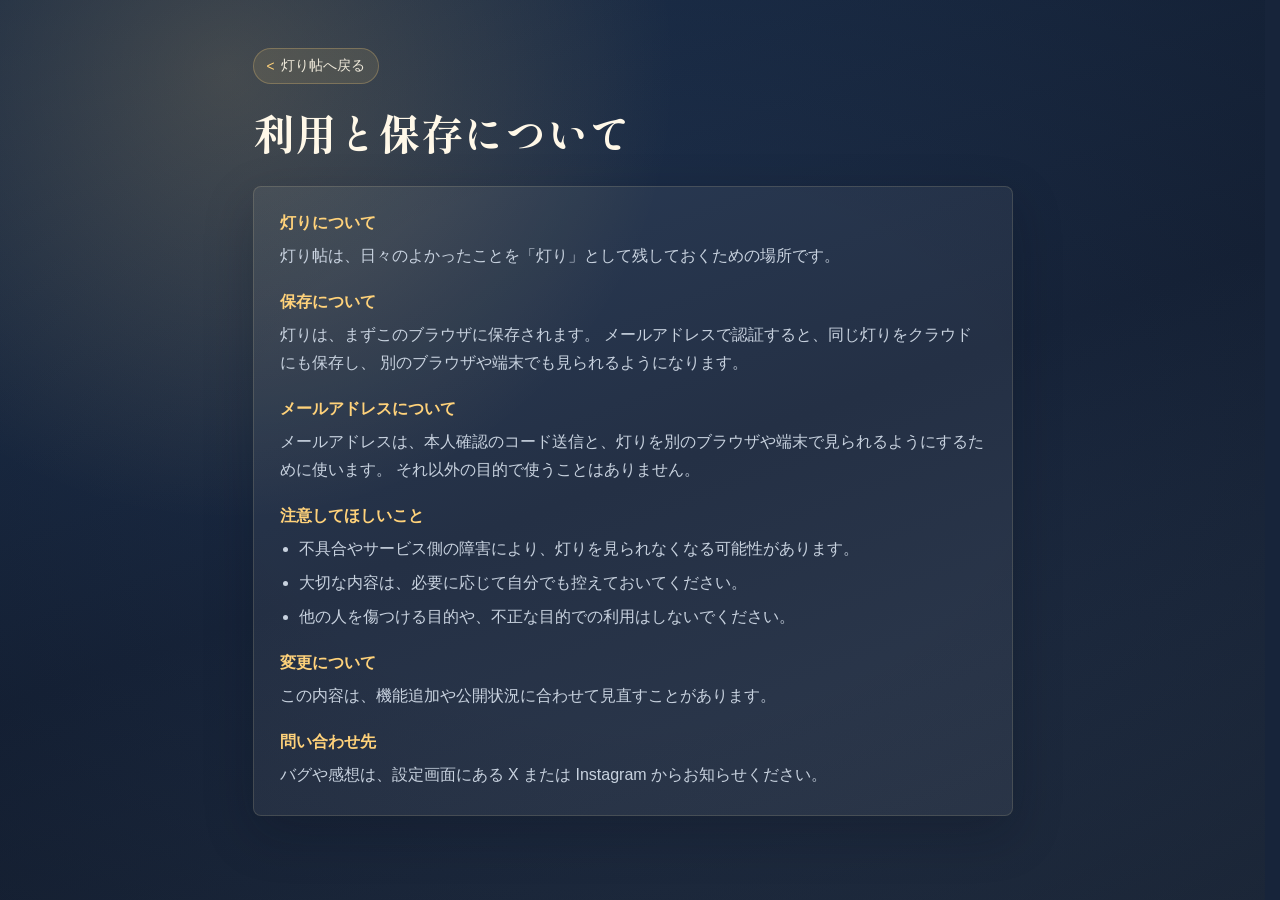
<file: policy.html>
<!DOCTYPE html>
<html lang="ja">
  <head>
    <meta charset="UTF-8" />
    <meta name="viewport" content="width=device-width, initial-scale=1.0" />
    <title>利用と保存について | 灯り帖</title>
    <meta name="theme-color" content="#17243a" />
    <meta name="mobile-web-app-capable" content="yes" />
    <meta name="apple-mobile-web-app-capable" content="yes" />
    <meta name="apple-mobile-web-app-title" content="灯り帖" />
    <meta name="apple-mobile-web-app-status-bar-style" content="black-translucent" />
    <link rel="preconnect" href="https://fonts.googleapis.com" />
    <link rel="preconnect" href="https://fonts.gstatic.com" crossorigin />
    <link
      href="https://fonts.googleapis.com/css2?family=Shippori+Mincho:wght@600;700&display=swap"
      rel="stylesheet"
    />
    <link rel="icon" type="image/png" href="images/favicon-256.png" />
    <link rel="apple-touch-icon" href="images/apple-touch-icon-180.png" />
    <link rel="manifest" href="manifest.webmanifest" />
    <link rel="stylesheet" href="css/style.css" />
  </head>
  <body>
    <main class="app policy-app">
      <header class="policy-header">
        <a class="policy-back-link" href="index.html#settings">灯り帖へ戻る</a>
        <h1>利用と保存について</h1>
      </header>

      <section class="policy-content" aria-label="利用と保存について">
        <section class="policy-section">
          <h2>灯りについて</h2>
          <p>
            灯り帖は、日々のよかったことを「灯り」として残しておくための場所です。
          </p>
        </section>

        <section class="policy-section">
          <h2>保存について</h2>
          <p>
            灯りは、まずこのブラウザに保存されます。
            メールアドレスで認証すると、同じ灯りをクラウドにも保存し、
            別のブラウザや端末でも見られるようになります。
          </p>
        </section>

        <section class="policy-section">
          <h2>メールアドレスについて</h2>
          <p>
            メールアドレスは、本人確認のコード送信と、灯りを別のブラウザや端末で見られるようにするために使います。
            それ以外の目的で使うことはありません。
          </p>
        </section>

        <section class="policy-section">
          <h2>注意してほしいこと</h2>
          <ul>
            <li>不具合やサービス側の障害により、灯りを見られなくなる可能性があります。</li>
            <li>大切な内容は、必要に応じて自分でも控えておいてください。</li>
            <li>他の人を傷つける目的や、不正な目的での利用はしないでください。</li>
          </ul>
        </section>

        <section class="policy-section">
          <h2>変更について</h2>
          <p>
            この内容は、機能追加や公開状況に合わせて見直すことがあります。
          </p>
        </section>

        <section class="policy-section">
          <h2>問い合わせ先</h2>
          <p>
            バグや感想は、設定画面にある X または Instagram からお知らせください。
          </p>
        </section>
      </section>
    </main>
  </body>
</html>
</file>
<file: css/style.css>
:root {
  --bg: #17243a;
  --bg-soft: #21324d;
  --panel: rgba(255, 252, 241, 0.08);
  --panel-border: rgba(255, 229, 168, 0.2);
  --text: #fff8e8;
  --muted: #c8d2df;
  --lamp: #ffd27a;
  --lamp-deep: #d99b43;
  --danger: #ffb7a8;
  --shadow: rgba(8, 14, 25, 0.24);
}

*,
*::before,
*::after {
  box-sizing: border-box;
}

html {
  -webkit-text-size-adjust: 100%;
  background:
    radial-gradient(ellipse at center, transparent 42%, rgba(5, 10, 20, 0.26) 100%),
    radial-gradient(circle at 18% 8%, rgba(255, 210, 122, 0.22), transparent 28rem),
    linear-gradient(160deg, #1f3554 0%, var(--bg) 52%, #233044 100%);
  background-color: var(--bg);
  overflow-y: scroll;
  scrollbar-gutter: stable;
}

body {
  margin: 0;
  min-height: 100vh;
  color: var(--text);
  font-family: "Hiragino Sans", "Yu Gothic", "Meiryo", sans-serif;
  background:
    radial-gradient(ellipse at center, transparent 42%, rgba(5, 10, 20, 0.26) 100%),
    radial-gradient(circle at 18% 8%, rgba(255, 210, 122, 0.22), transparent 28rem),
    linear-gradient(160deg, #1f3554 0%, var(--bg) 52%, #233044 100%);
  background-color: var(--bg);
}

body,
h1,
h2,
h3,
p,
figure,
blockquote {
  margin: 0;
}

button,
textarea,
input {
  font: inherit;
}

img,
picture,
svg {
  display: block;
  max-width: 100%;
}

a {
  color: inherit;
}

.app {
  width: min(920px, calc(100% - 32px));
  margin: 0 auto;
  padding: 48px 0;
}

.app-header {
  position: relative;
  margin-bottom: 28px;
}

@media (min-width: 641px) {
  .app-header::after {
    content: "";
    position: absolute;
    top: -70px;
    right: -12px;
    width: 177px;
    height: 308px;
    pointer-events: none;
    background-image: url("../images/hanging_lantern.webp");
    background-position: center;
    background-repeat: no-repeat;
    background-size: contain;
    mix-blend-mode: screen;
  }

  .app:has(.tab-nav[data-active-tab="write"]) .app-header::after {
    opacity: 0.26;
  }

  .app:has(.tab-nav[data-active-tab="entries"]) .app-header::after {
    opacity: 0.26;
  }

  .app:has(.tab-nav[data-active-tab="settings"]) .app-header::after {
    display: none;
  }

  .app-header::before {
    content: "";
    position: absolute;
    top: 54px;
    right: 44px;
    width: 66px;
    height: 66px;
    border-radius: 50%;
    background: radial-gradient(
      circle,
      rgba(255, 229, 151, 0.75) 0%,
      rgba(255, 210, 122, 0.32) 34%,
      rgba(255, 210, 122, 0) 72%
    );
    filter: blur(4px);
    opacity: 0;
    pointer-events: none;
    mix-blend-mode: screen;
  }

  body.has-akari-entries
    .app:has(.tab-nav[data-active-tab="entries"])
    .app-header::before {
    opacity: 0.16;
  }

  .app:has(.tab-nav[data-active-tab="settings"]) .app-header::before {
    display: none;
  }

  body.is-lantern-lit
    .app:has(.tab-nav[data-active-tab="write"])
    .app-header::before {
    animation: lantern-flare 2200ms ease;
  }
}

@keyframes lantern-flare {
  0% {
    opacity: 0;
    transform: scale(0.82);
  }

  34% {
    opacity: 0.74;
    transform: scale(1.08);
  }

  100% {
    opacity: 0;
    transform: scale(1);
  }
}

.eyebrow {
  margin: 0 0 8px;
  color: var(--lamp);
  font-size: 0.82rem;
  letter-spacing: 0.12em;
  text-transform: uppercase;
}

h1,
h2,
p {
  margin-top: 0;
}

h1 {
  margin-bottom: 10px;
  font-size: clamp(2.35rem, 8vw, 4.8rem);
  font-weight: 700;
}

.title-button {
  min-height: auto;
  padding: 0;
  color: inherit;
  background: transparent;
  border: 0;
  border-radius: 0;
  box-shadow: none;
  font-family: "Shippori Mincho", "Yu Mincho", "Hiragino Mincho ProN",
    "Hiragino Mincho Pro", serif;
  font-size: inherit;
  font-weight: 600;
  line-height: inherit;
  letter-spacing: inherit;
}

.title-button:hover,
.title-button:active,
.title-button:focus-visible {
  color: inherit;
  box-shadow: none;
  outline: none;
  transform: none;
}

.title-small-kana {
  font-size: 0.88em;
}

h2 {
  margin-bottom: 14px;
  color: var(--lamp);
  font-size: 1.08rem;
}

.subtitle {
  margin-bottom: 0;
  color: var(--muted);
  font-family: "Shippori Mincho", "Yu Mincho", "Hiragino Mincho ProN",
    "Hiragino Mincho Pro", serif;
  font-size: 1rem;
  font-weight: 600;
}

.tab-nav {
  position: relative;
  display: grid;
  grid-template-columns: repeat(3, 1fr);
  gap: 8px;
  padding: 6px;
  border: 1px solid rgba(255, 210, 122, 0.22);
  border-radius: 999px;
  background: rgba(10, 19, 33, 0.28);
  box-shadow: 0 16px 40px var(--shadow);
}

.tab-nav::before {
  content: "";
  position: absolute;
  top: 6px;
  bottom: 6px;
  left: 6px;
  width: calc((100% - 28px) / 3);
  border: 1px solid rgba(255, 210, 122, 0.34);
  border-radius: 999px;
  background: linear-gradient(
    180deg,
    rgba(255, 227, 164, 0.92),
    rgba(255, 210, 122, 0.82)
  );
  box-shadow: 0 6px 16px rgba(217, 155, 67, 0.14);
  transition: transform 420ms cubic-bezier(0.3, 0.8, 0.25, 1);
}

.tab-nav[data-active-tab="entries"]::before {
  transform: translateX(calc(100% + 8px));
}

.tab-nav[data-active-tab="settings"]::before {
  transform: translateX(calc(200% + 16px));
}

.tab-button {
  position: relative;
  z-index: 1;
  min-height: 42px;
  color: var(--muted);
  background: transparent;
  border: 1px solid transparent;
  box-shadow: none;
}

.tab-button:hover {
  box-shadow: none;
  transform: none;
}

.tab-button.is-active {
  color: #182238;
  background: transparent;
  border-color: transparent;
  box-shadow: none;
}

.tab-panels {
  margin-top: 18px;
}

.tab-panel[hidden] {
  display: none;
}

.entry-panel,
.random-panel,
.list-panel,
.settings-panel {
  margin-top: 18px;
  padding: 22px;
  border: 1px solid var(--panel-border);
  border-radius: 8px;
  background: var(--panel);
  box-shadow: 0 20px 52px var(--shadow);
  backdrop-filter: blur(12px);
}

.tab-panel > :first-child {
  margin-top: 0;
}

.list-panel,
.settings-panel {
  border-color: rgba(255, 229, 168, 0.14);
  background: rgba(255, 252, 241, 0.055);
  box-shadow: none;
}

.tab-panel[data-tab-panel="write"] .entry-panel {
  padding: 8px 2px 2px;
  border: 0;
  background: transparent;
  box-shadow: none;
  backdrop-filter: none;
}

.tab-panel[data-tab-panel="write"] h2 {
  margin-bottom: 10px;
  color: rgba(255, 210, 122, 0.92);
  font-size: 1rem;
}

.tab-panel[data-tab-panel="write"] .random-panel,
.tab-panel[data-tab-panel="write"] > .list-panel {
  margin-top: 28px;
  padding: 24px 2px 0;
  border: 0;
  border-top: 1px solid rgba(255, 210, 122, 0.18);
  border-radius: 0;
  background: transparent;
  box-shadow: none;
  backdrop-filter: none;
}

.tab-panel[data-tab-panel="write"] .random-entry {
  padding: 0;
  border-left: 0;
  background: transparent;
}

.tab-panel[data-tab-panel="write"] .random-entry.is-lit .entry-card {
  animation: akari-card-glow 900ms ease;
}

.entry-form {
  display: grid;
  gap: 14px;
}

textarea {
  width: 100%;
  min-height: 150px;
  resize: vertical;
  border: 1px solid rgba(255, 248, 232, 0.2);
  border-radius: 8px;
  padding: 16px;
  color: var(--text);
  background: rgba(10, 19, 33, 0.36);
  outline: none;
  line-height: 1.75;
}

textarea::placeholder {
  color: rgba(255, 248, 232, 0.52);
}

textarea:focus {
  border-color: rgba(255, 210, 122, 0.8);
  box-shadow: 0 0 0 3px rgba(255, 210, 122, 0.16);
}

button {
  min-height: 44px;
  border: 0;
  border-radius: 999px;
  padding: 0 18px;
  color: #182238;
  background: linear-gradient(180deg, #ffe3a4, var(--lamp));
  cursor: pointer;
  font-weight: 700;
  box-shadow: 0 10px 24px rgba(217, 155, 67, 0.24);
  transition:
    transform 160ms ease,
    box-shadow 160ms ease,
    opacity 160ms ease;
}

button:hover {
  transform: translateY(-1px);
  box-shadow: 0 14px 30px rgba(217, 155, 67, 0.3);
}

button:active {
  transform: translateY(0);
}

button:disabled {
  cursor: default;
  opacity: 0.68;
  transform: none;
}

.secondary-button {
  color: var(--text);
  background: rgba(255, 248, 232, 0.12);
  border: 1px solid rgba(255, 210, 122, 0.35);
  box-shadow: none;
}

.random-panel {
  display: grid;
  grid-template-columns: 1fr auto;
  gap: 16px;
  align-items: center;
}

.random-panel p {
  margin-bottom: 0;
  color: var(--muted);
}

.random-entry {
  grid-column: 1 / -1;
  display: none;
  padding: 16px;
  border-left: 3px solid var(--lamp);
  border-radius: 6px;
  background: rgba(255, 210, 122, 0.1);
}

.random-entry.is-visible {
  display: block;
}

.random-entry.is-lit {
  animation: akari-glow 900ms ease;
}

@keyframes akari-glow {
  0% {
    box-shadow: 0 0 0 rgba(255, 210, 122, 0);
    transform: translateY(0);
  }

  35% {
    border-left-color: #ffe3a4;
    box-shadow:
      0 0 0 3px rgba(255, 210, 122, 0.18),
      0 16px 34px rgba(217, 155, 67, 0.2);
    transform: translateY(-1px);
  }

  100% {
    box-shadow: 0 0 0 rgba(255, 210, 122, 0);
    transform: translateY(0);
  }
}

.entries-list {
  display: grid;
  gap: 22px;
}

#todayEntries {
  gap: 12px;
}

.list-toolbar {
  display: flex;
  justify-content: space-between;
  gap: 12px;
  align-items: center;
  margin: 0 0 18px;
}

.search-field {
  position: relative;
  display: flex;
  align-items: center;
  width: min(100%, 280px);
  margin: 0;
}

.search-icon {
  position: absolute;
  left: 13px;
  width: 11px;
  height: 11px;
  border: 1.5px solid rgba(255, 210, 122, 0.5);
  border-radius: 50%;
  pointer-events: none;
}

.search-icon::after {
  content: "";
  position: absolute;
  right: -5px;
  bottom: -4px;
  width: 6px;
  height: 1.5px;
  border-radius: 999px;
  background: rgba(255, 210, 122, 0.5);
  transform: rotate(45deg);
  transform-origin: left center;
}

.search-field input {
  width: 100%;
  min-height: 36px;
  border: 1px solid rgba(255, 248, 232, 0.14);
  border-radius: 999px;
  padding: 0 13px 0 34px;
  color: var(--text);
  background: rgba(10, 19, 33, 0.28);
  font-size: 0.86rem;
  outline: none;
}

.search-field input::placeholder {
  color: rgba(255, 248, 232, 0.48);
}

.search-field input:focus {
  border-color: rgba(255, 210, 122, 0.66);
  box-shadow: 0 0 0 3px rgba(255, 210, 122, 0.12);
}

.list-filter {
  position: relative;
  display: inline-grid;
  grid-template-columns: repeat(2, minmax(84px, 1fr));
  gap: 4px;
  margin: 0;
  padding: 3px;
  border: 1px solid rgba(255, 210, 122, 0.2);
  border-radius: 999px;
  background: rgba(10, 19, 33, 0.24);
}

.list-filter::before {
  content: "";
  position: absolute;
  top: 3px;
  bottom: 3px;
  left: 3px;
  width: calc((100% - 10px) / 2);
  border: 1px solid rgba(255, 210, 122, 0.34);
  border-radius: 999px;
  background: linear-gradient(
    180deg,
    rgba(255, 227, 164, 0.92),
    rgba(255, 210, 122, 0.82)
  );
  transition: transform 380ms cubic-bezier(0.3, 0.8, 0.25, 1);
}

.list-filter[data-active-filter="bookmarked"]::before {
  transform: translateX(calc(100% + 4px));
}

.filter-button {
  position: relative;
  z-index: 1;
  min-height: 28px;
  padding: 0 14px;
  color: var(--muted);
  background: transparent;
  border: 1px solid transparent;
  box-shadow: none;
  font-size: 0.86rem;
}

.filter-button:hover {
  box-shadow: none;
  transform: none;
}

.filter-button.is-active {
  color: #182238;
  background: transparent;
  border-color: transparent;
}

.entry-list-heading {
  margin: 0 0 14px;
  color: var(--lamp);
  font-size: 0.95rem;
  font-weight: 700;
}

.month-group {
  display: grid;
  gap: 10px;
}

.month-heading {
  display: flex;
  gap: 10px;
  align-items: center;
  margin: 0;
  color: var(--lamp);
  font-size: 0.95rem;
  font-weight: 700;
}

.month-heading::after {
  content: "";
  flex: 1;
  height: 1px;
  background: rgba(255, 210, 122, 0.22);
}

.month-entries {
  display: grid;
  gap: 12px;
}

.entry-item {
  display: grid;
  gap: 12px;
}

.entry-card {
  display: grid;
  gap: 8px;
  padding: 16px;
  border: 1px solid rgba(255, 248, 232, 0.12);
  border-radius: 8px;
  background: rgba(11, 21, 36, 0.3);
}

.entry-card.is-newly-lit {
  animation: akari-card-glow 1100ms ease;
}

.entry-card.is-softly-restored {
  animation: akari-card-return 760ms ease;
}

@keyframes akari-card-glow {
  0% {
    border-color: rgba(255, 248, 232, 0.12);
    box-shadow: 0 0 0 rgba(255, 210, 122, 0);
    transform: translateY(0);
  }

  36% {
    border-color: rgba(255, 210, 122, 0.4);
    box-shadow:
      0 0 0 3px rgba(255, 210, 122, 0.1),
      0 12px 26px rgba(217, 155, 67, 0.12);
    transform: translateY(-1px);
  }

  100% {
    border-color: rgba(255, 248, 232, 0.12);
    box-shadow: 0 0 0 rgba(255, 210, 122, 0);
    transform: translateY(0);
  }
}

@keyframes akari-card-return {
  0% {
    border-color: rgba(255, 248, 232, 0.12);
    box-shadow: 0 0 0 rgba(255, 210, 122, 0);
    transform: translateY(1px);
  }

  42% {
    border-color: rgba(255, 210, 122, 0.28);
    box-shadow: 0 8px 18px rgba(217, 155, 67, 0.1);
    transform: translateY(0);
  }

  100% {
    border-color: rgba(255, 248, 232, 0.12);
    box-shadow: 0 0 0 rgba(255, 210, 122, 0);
    transform: translateY(0);
  }
}

.entry-text {
  margin: 0;
  white-space: pre-wrap;
  overflow-wrap: anywhere;
  line-height: 1.75;
}

.edit-form {
  display: grid;
  gap: 10px;
  margin-left: 18px;
  padding: 12px;
  border: 1px solid rgba(255, 210, 122, 0.18);
  border-radius: 8px;
  background: rgba(10, 19, 33, 0.22);
}

.edit-form[hidden] {
  display: none;
}

.edit-form textarea {
  min-height: 112px;
  padding: 12px;
  line-height: 1.65;
}

.edit-form-actions {
  display: flex;
  justify-content: flex-end;
  gap: 8px;
}

.edit-cancel-button,
.edit-submit-button {
  min-height: 34px;
  padding: 0 13px;
  box-shadow: none;
  font-size: 0.84rem;
}

.edit-cancel-button {
  color: var(--muted);
  background: rgba(255, 248, 232, 0.08);
  border: 1px solid rgba(255, 248, 232, 0.14);
}

.entry-meta {
  display: flex;
  justify-content: space-between;
  gap: 12px;
  align-items: center;
  color: var(--muted);
  font-size: 0.78rem;
}

.entry-meta time {
  line-height: 1.45;
}

.entry-actions {
  display: flex;
  gap: 8px;
  align-items: center;
}

.bookmark-button {
  display: inline-grid;
  place-items: center;
  width: 34px;
  min-width: 34px;
  min-height: 34px;
  padding: 0;
  color: rgba(255, 210, 122, 0.5);
  background: rgba(255, 210, 122, 0.06);
  border: 1px solid rgba(255, 210, 122, 0.2);
  box-shadow: none;
}

.bookmark-button::before {
  content: "";
  width: 10px;
  height: 15px;
  background: currentColor;
  clip-path: polygon(0 0, 100% 0, 100% 100%, 50% 72%, 0 100%);
}

.bookmark-button.is-bookmarked {
  color: var(--lamp);
  background: rgba(255, 210, 122, 0.14);
  border-color: rgba(255, 210, 122, 0.42);
}

.entry-menu {
  position: relative;
}

.menu-button {
  display: inline-grid;
  place-items: center;
  width: 34px;
  min-width: 34px;
  min-height: 34px;
  padding: 0;
  color: var(--muted);
  background: rgba(255, 248, 232, 0.06);
  border: 1px solid rgba(255, 248, 232, 0.14);
  box-shadow: none;
  line-height: 1;
}

.menu-button:hover,
.menu-button:focus-visible {
  box-shadow: none;
  transform: none;
}

.entry-menu-panel {
  position: absolute;
  right: 0;
  top: calc(100% + 6px);
  z-index: 2;
  display: none;
  min-width: 132px;
  gap: 4px;
  padding: 6px;
  border: 1px solid rgba(255, 248, 232, 0.14);
  border-radius: 8px;
  background: #17243a;
  box-shadow: 0 14px 30px var(--shadow);
}

.entry-menu.is-open .entry-menu-panel {
  display: grid;
}

.menu-action-button {
  min-height: 34px;
  padding: 0 12px;
  color: var(--text);
  background: rgba(255, 248, 232, 0.06);
  border: 1px solid transparent;
  box-shadow: none;
  font-size: 0.82rem;
  text-align: left;
  white-space: nowrap;
}

.menu-action-button:hover {
  box-shadow: none;
}

.delete-button {
  min-height: 34px;
  padding: 0 12px;
  color: var(--danger);
  background: rgba(255, 183, 168, 0.08);
  border: 1px solid rgba(255, 183, 168, 0.24);
  box-shadow: none;
  font-size: 0.82rem;
}

.empty-message {
  margin: 0;
  padding: 18px;
  color: var(--muted);
  border: 1px dashed rgba(255, 210, 122, 0.28);
  border-radius: 8px;
  background: rgba(255, 248, 232, 0.05);
}

.settings-list {
  display: grid;
  gap: 10px;
}

.settings-intro {
  display: grid;
  gap: 8px;
  padding-bottom: 18px;
  border-bottom: 1px solid rgba(255, 248, 232, 0.1);
}

.settings-intro-title {
  margin: 0;
  color: var(--lamp);
  font-size: 1.08rem;
  font-weight: 700;
}

.settings-intro p:not(.settings-intro-title) {
  margin: 0;
  max-width: 36rem;
  color: var(--muted);
  line-height: 1.7;
}

.settings-guide {
  display: grid;
  gap: 12px;
  margin: 12px 0 0;
}

.settings-guide div {
  display: grid;
  gap: 4px;
}

.settings-guide dt {
  color: rgba(255, 210, 122, 0.92);
  font-size: 0.92rem;
  font-weight: 700;
}

.settings-guide dd {
  margin: 0;
  max-width: 36rem;
  color: var(--muted);
  line-height: 1.7;
}

.settings-section {
  display: grid;
  gap: 12px;
  padding: 0;
  border-top: 1px solid rgba(255, 248, 232, 0.1);
}

.settings-section:last-child {
  padding-bottom: 0;
}

.settings-item {
  display: flex;
  justify-content: space-between;
  gap: 16px;
  align-items: center;
  padding: 14px 0;
  border-bottom: 1px solid rgba(255, 248, 232, 0.1);
  color: var(--muted);
}

.settings-panel > .settings-item {
  border-bottom: 0;
}

.settings-item:last-child {
  border-bottom: 0;
}

.settings-note {
  display: grid;
  gap: 4px;
  justify-items: end;
  max-width: min(68%, 420px);
  text-align: right;
}

.settings-note span:last-child {
  color: rgba(200, 210, 223, 0.72);
  font-size: 0.84rem;
  line-height: 1.55;
}

.settings-footer-link {
  margin: 14px 0 0;
  padding-top: 14px;
  border-top: 1px solid rgba(255, 248, 232, 0.1);
  color: rgba(200, 210, 223, 0.72);
  font-size: 0.84rem;
  text-align: center;
}

.settings-footer-link a {
  text-decoration: none;
}

.settings-footer-link a:hover {
  color: var(--lamp);
  text-decoration: underline;
}

.auth-panel {
  display: grid;
  gap: 12px;
  padding: 18px 0 4px;
}

.auth-panel[hidden] {
  display: none;
}

.auth-panel h3 {
  margin: 0;
  color: var(--lamp);
  font-size: 0.98rem;
}

.auth-panel p {
  margin-bottom: 0;
  color: var(--muted);
  line-height: 1.7;
}

#authDescription {
  white-space: pre-line;
}

.auth-form {
  display: grid;
  grid-template-columns: minmax(0, 1fr) auto;
  gap: 10px;
  align-items: center;
}

.auth-form[hidden] {
  display: none;
}

.auth-form input {
  width: 100%;
  min-height: 42px;
  border: 1px solid rgba(255, 248, 232, 0.14);
  border-radius: 999px;
  padding: 0 14px;
  color: var(--text);
  background: rgba(10, 19, 33, 0.28);
  outline: none;
}

.auth-form input::placeholder {
  color: rgba(255, 248, 232, 0.48);
}

.auth-form input:focus {
  border-color: rgba(255, 210, 122, 0.66);
  box-shadow: 0 0 0 3px rgba(255, 210, 122, 0.12);
}

.auth-status {
  font-size: 0.9rem;
}

.auth-status.is-error {
  color: var(--danger);
}

.profile-links {
  display: inline-flex;
  flex-wrap: wrap;
  gap: 8px;
  justify-content: flex-end;
}

.profile-separator {
  color: rgba(200, 210, 223, 0.58);
}

.creator-profile {
  display: grid;
  gap: 4px;
  justify-items: end;
  text-align: right;
}

.profile-link {
  color: var(--lamp);
  text-decoration: none;
}

.profile-link:hover,
.app-footer a:hover {
  text-decoration: underline;
}

.app-footer {
  margin-top: 24px;
  text-align: center;
  color: rgba(200, 210, 223, 0.74);
  font-size: 0.82rem;
}

.app-footer a {
  text-decoration: none;
}

.policy-app {
  width: min(760px, calc(100% - 32px));
}

.policy-header {
  margin-bottom: 24px;
}

.policy-back-link {
  display: inline-flex;
  gap: 6px;
  align-items: center;
  margin-bottom: 18px;
  padding: 8px 13px;
  color: rgba(255, 248, 232, 0.9);
  background: rgba(255, 210, 122, 0.1);
  border: 1px solid rgba(255, 210, 122, 0.26);
  border-radius: 999px;
  font-size: 0.86rem;
  text-decoration: none;
}

.policy-back-link::before {
  content: "<";
  color: var(--lamp);
}

.policy-back-link:hover {
  color: var(--lamp);
  background: rgba(255, 210, 122, 0.16);
  border-color: rgba(255, 210, 122, 0.38);
  text-decoration: underline;
}

.policy-header h1 {
  margin: 0;
  color: var(--text);
  font-family: "Shippori Mincho", "Hiragino Mincho ProN", "Yu Mincho", serif;
  font-size: clamp(1.8rem, 5vw, 2.6rem);
  letter-spacing: 0;
}

.policy-content {
  display: grid;
  gap: 22px;
  padding: 26px;
  border: 1px solid rgba(255, 229, 168, 0.14);
  border-radius: 8px;
  background: rgba(255, 252, 241, 0.06);
  box-shadow: 0 18px 50px var(--shadow);
}

.policy-section {
  display: grid;
  gap: 8px;
}

.policy-section h2 {
  margin: 0;
  color: var(--lamp);
  font-size: 1rem;
}

.policy-section p,
.policy-section li {
  color: var(--muted);
  line-height: 1.75;
}

.policy-section ul {
  display: grid;
  gap: 6px;
  margin: 0;
  padding-left: 1.2em;
}

.sr-only {
  position: absolute;
  width: 1px;
  height: 1px;
  padding: 0;
  margin: -1px;
  overflow: hidden;
  clip: rect(0, 0, 0, 0);
  white-space: nowrap;
  border: 0;
}

@media (max-width: 640px) {
  body:has(.tab-nav[data-active-tab="write"]) {
    background:
      radial-gradient(ellipse at center, transparent 42%, rgba(5, 10, 20, 0.26) 100%),
      radial-gradient(circle at 8% 7%, rgba(255, 210, 122, 0.20), transparent 18rem),
      linear-gradient(160deg, #1f3554 0%, var(--bg) 52%, #233044 100%);
  }

  .app {
    width: min(100% - 24px, 920px);
    padding: 32px 0;
  }

  .app-header {
    min-height: 126px;
    padding-right: 0;
    text-align: center;
  }

  .app-header::after {
    content: "";
    position: absolute;
    top: -48px;
    right: -12px;
    width: 128px;
    height: 222px;
    pointer-events: none;
    background-image: url("../images/hanging_lantern.webp");
    background-position: center;
    background-repeat: no-repeat;
    background-size: contain;
    mix-blend-mode: screen;
    opacity: 0.26;
  }

  .app:has(.tab-nav[data-active-tab="settings"]) .app-header::after {
    display: none;
  }

  .app-header::before {
    content: "";
    position: absolute;
    top: 40px;
    right: 30px;
    width: 42px;
    height: 42px;
    border-radius: 50%;
    background: radial-gradient(
      circle,
      rgba(255, 229, 151, 0.75) 0%,
      rgba(255, 210, 122, 0.32) 34%,
      rgba(255, 210, 122, 0) 72%
    );
    filter: blur(4px);
    opacity: 0;
    pointer-events: none;
    mix-blend-mode: screen;
  }

  body.has-akari-entries
    .app:has(.tab-nav[data-active-tab="entries"])
    .app-header::before {
    opacity: 0.16;
  }

  .app:has(.tab-nav[data-active-tab="settings"]) .app-header::before {
    display: none;
  }

  .app:has(.tab-nav[data-active-tab="settings"]) .app-header {
    min-height: auto;
    padding-right: 0;
  }

  body.is-lantern-lit
    .app:has(.tab-nav[data-active-tab="write"])
    .app-header::before {
    animation: lantern-flare 2200ms ease;
  }

  .entry-panel,
  .random-panel,
  .list-panel,
  .settings-panel {
    padding: 18px;
  }

  .tab-button {
    padding: 0 10px;
  }

  .list-toolbar {
    align-items: stretch;
    flex-direction: column;
  }

  .list-filter {
    width: 100%;
  }

  .search-field {
    width: 100%;
    margin-left: 0;
  }

  .search-field input,
  .auth-form input {
    font-size: 16px;
  }

  .random-panel {
    grid-template-columns: 1fr;
  }

  .tab-panel[data-tab-panel="write"] .random-panel,
  .tab-panel[data-tab-panel="write"] > .list-panel {
    margin-top: 24px;
    padding: 22px 0 0;
  }

  .tab-panel[data-tab-panel="write"] .entry-panel {
    padding: 4px 0 0;
  }

  .tab-panel[data-tab-panel="write"] #entryText {
    height: 140px;
    min-height: 140px;
    max-height: 140px;
    overflow-y: auto;
  }

  button {
    width: 100%;
  }

  .entry-meta {
    align-items: center;
    flex-direction: row;
    flex-wrap: wrap;
  }

  .entry-text {
    font-size: 0.95rem;
    line-height: 1.7;
  }

  .edit-form {
    margin-left: 10px;
  }

  .delete-button {
    width: auto;
  }

  .edit-cancel-button,
  .edit-submit-button {
    width: auto;
  }

  .bookmark-button {
    width: 34px;
  }

  .menu-button {
    width: 34px;
  }

  .settings-item {
    align-items: flex-start;
    flex-direction: column;
  }

  .profile-links {
    justify-content: flex-start;
  }

  .creator-profile {
    justify-items: start;
    text-align: left;
  }

  .settings-note {
    justify-items: start;
    text-align: left;
  }

  .auth-form {
    grid-template-columns: 1fr;
  }
}

@media (prefers-reduced-motion: reduce) {
  .tab-nav::before {
    transition: none;
  }

  .list-filter::before {
    transition: none;
  }

  .random-entry.is-lit {
    animation: none;
  }

  .tab-panel[data-tab-panel="write"] .random-entry.is-lit .entry-card {
    animation: none;
  }

  .entry-card.is-newly-lit,
  .entry-card.is-softly-restored {
    animation: none;
  }

  body.is-lantern-lit
    .app:has(.tab-nav[data-active-tab="write"])
    .app-header::before {
    animation: none;
  }
}
</file>
